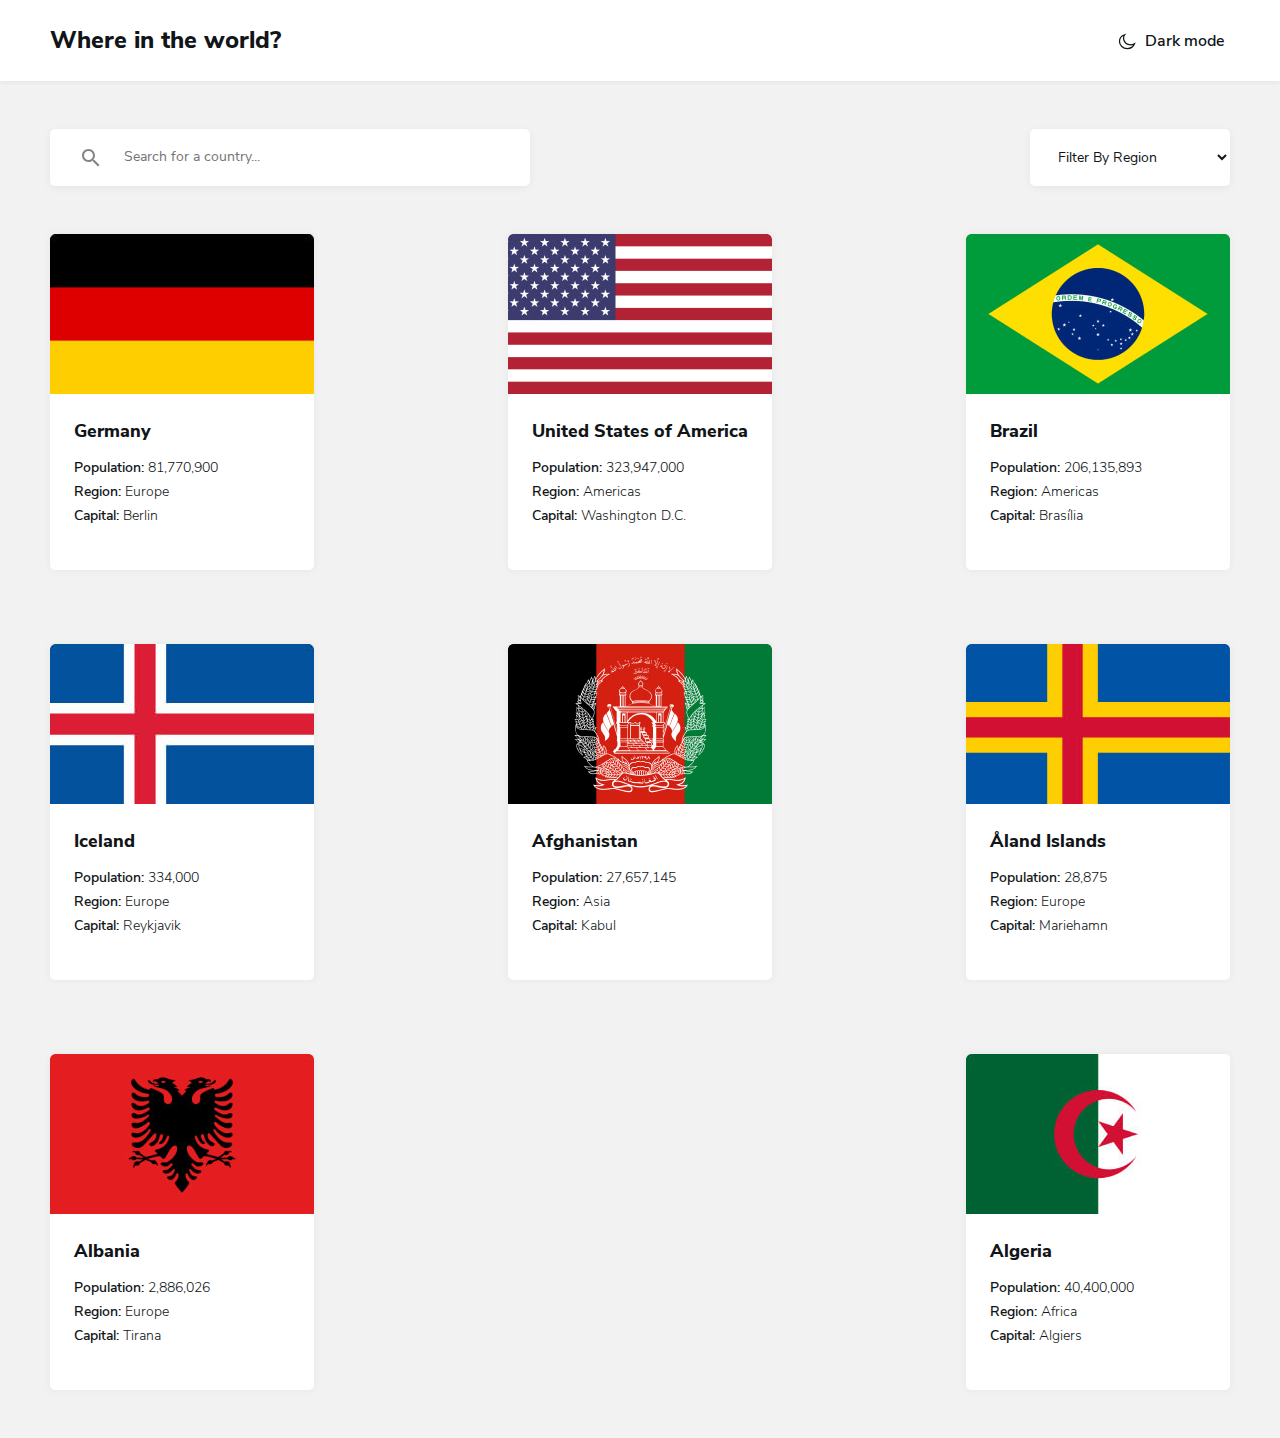
<file: index.html>
<!DOCTYPE html>
<html lang="en">

<head>
  <meta charset="UTF-8">
  <meta http-equiv="X-UA-Compatible" content="IE=edge">
  <meta name="viewport" content="width=device-width, initial-scale=1.0">
  <title>Countries Project</title>

  <!-- Favicon -->
  <link rel="icon" href="images/globus-favicon.png">

  <!-- Styles -->
  <link rel="stylesheet" href="css/normalize.css">
  <link rel="stylesheet" href="css/styles.css">

</head>

<body>
  <!-- SITE-HEADER -->
  <header class="site-header">
    <div class="container site-header-container">
      <a class="site-header-logo-link" href="index.html">Where in the world?</a>
      <button class="dark-mode-button" type="button">
        <span class="button-inner">
          <svg xmlns="http://www.w3.org/2000/svg" width="20" height="20" fill="none"><path fill="#fff" fill-rule="evenodd" stroke="currentColor" stroke-width="1.25" d="M13.553 13.815c-3.884 0-7.034-2.887-7.034-6.447 0-1.343.448-2.586 1.212-3.618-3.04.945-5.231 3.581-5.231 6.688 0 3.9 3.45 7.062 7.704 7.062 3.389 0 6.266-2.007 7.296-4.796a7.458 7.458 0 0 1-3.947 1.111Z" clip-rule="evenodd"/></svg>
          <span class="dark-mode-button-text">Dark mode</span>
        </span>
      </button>
    </div>
  </header>

  <!-- MAIN CONTENT -->

  <main class="main-content">
    <div class="container">
      <!-- FORM -->
      <form class="search-and-filter" action="https://echo.htmlacademy.ru" method="get">
        <input class="search-input" type="search" placeholder="Search for a country..." name="search"
          aria-label="Search" required>
        <select class="continents-select" id="continents">
          <option>Filter By Region</option>
          <option>Africa</option>
          <option>America</option>
          <option>Asia</option>
          <option>Europe</option>
          <option>Oceania</option>
        </select>
      </form>
      <!-- COUNTRIES WRAPPER -->
      <div class="countries-wrapper">
        <!-- Country cards -->
        <!-- Germany -->
        <div class="country-card">
          <img class="country-flag-img" src="images/flags/flag-germany.jpg" alt="Germany flag"
            srcset="images/flags/flag-germany.jpg 1x, images/flags/flag-germany@2x.jpg 2x">
          <div class="country-card-info">
            <h3 class="country-card-title">Germany</h3>
            <div class="country-card-info-desc">
              <p class="country-card-desc-text">
                <span>Population: </span>81,770,900
              </p>
              <p class="country-card-desc-text">
                <span>Region: </span>Europe
              </p>
              <p class="country-card-desc-text">
                <span>Capital: </span>Berlin
              </p>
            </div>
          </div>
        </div>
        <!-- USA -->
        <div class="country-card">
          <img class="country-flag-img" src="images/flags/flag-usa.jpg" alt="Germany flag"
            srcset="images/flags/flag-usa.jpg 1x, images/flags/flag-usa@2x.jpg 2x">
          <div class="country-card-info">
            <h3 class="country-card-title">United States of America</h3>
            <div class="country-card-info-desc">
              <p class="country-card-desc-text">
                <span>Population: </span>323,947,000
              </p>
              <p class="country-card-desc-text">
                <span>Region: </span>Americas
              </p>
              <p class="country-card-desc-text">
                <span>Capital: </span>Washington D.C.
              </p>
            </div>
          </div>
        </div>
        <!-- Brasil -->
        <div class="country-card">
          <img class="country-flag-img" src="images/flags/flag-brazil.jpg" alt="Germany flag"
            srcset="images/flags/flag-brazil.jpg 1x, images/flags/flag-brazil@2x.jpg 2x">
          <div class="country-card-info">
            <h3 class="country-card-title">Brazil</h3>
            <div class="country-card-info-desc">
              <p class="country-card-desc-text">
                <span>Population: </span>206,135,893
              </p>
              <p class="country-card-desc-text">
                <span>Region: </span>Americas
              </p>
              <p class="country-card-desc-text">
                <span>Capital: </span>Brasília
              </p>
            </div>
          </div>
        </div>
        <!-- Iceland -->
        <div class="country-card">
          <img class="country-flag-img" src="images/flags/flag-iceland.jpg" alt="Germany flag"
            srcset="images/flags/flag-iceland.jpg 1x, images/flags/flag-iceland@2x.jpg 2x">
          <div class="country-card-info">
            <h3 class="country-card-title">Iceland</h3>
            <div class="country-card-info-desc">
              <p class="country-card-desc-text">
                <span>Population: </span>334,000
              </p>
              <p class="country-card-desc-text">
                <span>Region: </span>Europe
              </p>
              <p class="country-card-desc-text">
                <span>Capital: </span>Reykjavik
              </p>
            </div>
          </div>
        </div>
        <!-- Afghanistan -->
        <div class="country-card">
          <img class="country-flag-img" src="images/flags/flag-afganistan.jpg" alt="Germany flag"
            srcset="images/flags/flag-afganistan.jpg 1x, images/flags/flag-afganistan@2x.jpg 2x">
          <div class="country-card-info">
            <h3 class="country-card-title">Afghanistan</h3>
            <div class="country-card-info-desc">
              <p class="country-card-desc-text">
                <span>Population: </span> 27,657,145
              </p>
              <p class="country-card-desc-text">
                <span>Region: </span>Asia
              </p>
              <p class="country-card-desc-text">
                <span>Capital: </span>Kabul
              </p>
            </div>
          </div>
        </div>
        <!-- Åland Islands -->
        <div class="country-card">
          <img class="country-flag-img" src="images/flags/flag-aland.jpg" alt="Germany flag"
            srcset="images/flags/flag-aland.jpg 1x, images/flags/flag-aland@2x.jpg 2x">
          <div class="country-card-info">
            <h3 class="country-card-title">Åland Islands</h3>
            <div class="country-card-info-desc">
              <p class="country-card-desc-text">
                <span>Population: </span>28,875
              </p>
              <p class="country-card-desc-text">
                <span>Region: </span>Europe
              </p>
              <p class="country-card-desc-text">
                <span>Capital: </span>Mariehamn
              </p>
            </div>
          </div>
        </div>
        <!-- Albania -->
        <div class="country-card">
          <img class="country-flag-img" src="images/flags/flag-albania.jpg" alt="Germany flag"
            srcset="images/flags/flag-albania.jpg 1x, images/flags/flag-albania@2x.jpg 2x">
          <div class="country-card-info">
            <h3 class="country-card-title">Albania</h3>
            <div class="country-card-info-desc">
              <p class="country-card-desc-text">
                <span>Population: </span>2,886,026
              </p>
              <p class="country-card-desc-text">
                <span>Region: </span>Europe
              </p>
              <p class="country-card-desc-text">
                <span>Capital: </span>Tirana
              </p>
            </div>
          </div>
        </div>
        <!-- Algeria -->
        <div class="country-card">
          <img class="country-flag-img" src="images/flags/flag-algeria.jpg" alt="Germany flag"
            srcset="images/flags/flag-algeria.jpg 1x, images/flags/flag-algeria@2x.jpg 2x">
          <div class="country-card-info">
            <h3 class="country-card-title">Algeria</h3>
            <div class="country-card-info-desc">
              <p class="country-card-desc-text">
                <span>Population: </span>40,400,000
              </p>
              <p class="country-card-desc-text">
                <span>Region: </span>Africa
              </p>
              <p class="country-card-desc-text">
                <span>Capital: </span>Algiers
              </p>
            </div>
          </div>
        </div>

      </div>
    </div>
  </main>
  <script src="js/main.js"></script>
</body>

</html>
</file>
<file: css/styles.css>
/* FONTS */
/* Nunito Sans 300, 400,  600, 800,  */

@font-face {
  font-family: 'Nunito Sans';
  src: url('../fonts/NunitoSans-ExtraBold.eot');
  src: url('../fonts/NunitoSans-ExtraBold.eot?#iefix') format('embedded-opentype'),
    url('../fonts/NunitoSans-ExtraBold.woff2') format('woff2'),
    url('../fonts/NunitoSans-ExtraBold.woff') format('woff'),
    url('../fonts/NunitoSans-ExtraBold.ttf') format('truetype');
  font-weight: bold;
  font-style: normal;
  font-display: swap;
}

@font-face {
  font-family: 'Nunito Sans';
  src: url('../fonts/NunitoSans-Light.eot');
  src: url('../fonts/NunitoSans-Light.eot?#iefix') format('embedded-opentype'),
    url('../fonts/NunitoSans-Light.woff2') format('woff2'),
    url('../fonts/NunitoSans-Light.woff') format('woff'),
    url('../fonts/NunitoSans-Light.ttf') format('truetype');
  font-weight: 300;
  font-style: normal;
  font-display: swap;
}

@font-face {
  font-family: 'Nunito Sans';
  src: url('../fonts/NunitoSans-SemiBold.eot');
  src: url('../fonts/NunitoSans-SemiBold.eot?#iefix') format('embedded-opentype'),
    url('../fonts/NunitoSans-SemiBold.woff2') format('woff2'),
    url('../fonts/NunitoSans-SemiBold.woff') format('woff'),
    url('../fonts/NunitoSans-SemiBold.ttf') format('truetype');
  font-weight: 600;
  font-style: normal;
  font-display: swap;
}

@font-face {
  font-family: 'Nunito Sans';
  src: url('../fonts/NunitoSans-Regular.eot');
  src: url('../fonts/NunitoSans-Regular.eot?#iefix') format('embedded-opentype'),
    url('../fonts/NunitoSans-Regular.woff2') format('woff2'),
    url('../fonts/NunitoSans-Regular.woff') format('woff'),
    url('../fonts/NunitoSans-Regular.ttf') format('truetype');
  font-weight: normal;
  font-style: normal;
  font-display: swap;
}




/* CUSTOM PROPS */

:root {
  --body-bg: #F2F2F2;
  --white-bg: #fff;
  --text-color: #111517;
}

html {
  box-sizing: border-box;
  height: 100%;
  scroll-behavior: smooth;
}

*,
*::before,
*::after {
  box-sizing: inherit;
}

body {
  display: flex;
  flex-direction: column;
  height: 100%;
  margin: 0;
  padding: 0;
  font-family: 'Nunito Sans', Arial, Helvetica, sans-serif;
  font-size: 14px;
  line-height: 16px;
  background-color: var(--body-bg);
  color: var(--text-color);
  transition: background-color 0.3s ease, color 0.3s ease;
}

img {
  max-width: 100%;
  height: auto;
}

input,
select {
  background-color: var(--white-bg);
  color: var(--text-color);
}

/* CONTAINER */

.container {
  width: 100%;
  max-width: 1380px;
  padding-left: 50px;
  padding-right: 50px;
  margin-left: auto;
  margin-right: auto;
}

.dark-mode {
  --white-bg: #2B3844;
  --text-color: #fff;
  --body-bg: #202C36;
}


/* MAIN CONTENT */
.main-content {
  flex-grow: 1;
}


/* SITE HEADER */


.site-header {
  padding: 24px 0;
  background-color: var(--white-bg);
  box-shadow: 0 2px 4px rgba(0, 0, 0, 0.05);
  transition: background-color 0.3s ease, color 0.3s ease;
}

.site-header-container {
  display: flex;
  justify-content: space-between;
  align-items: center;
}

.site-header-logo-link {
  text-decoration: none;
  font-weight: 800;
  font-size: 24px;
  line-height: 33px;
  color: var(--text-color);
}

.site-header-logo-link:hover {
  opacity: 0.8;
}

.site-header-logo-link:active {
  opacity: 0.6;
}

.dark-mode-button {
  border: 0;
  cursor: pointer;
  font-weight: 600;
  font-size: 16px;
  line-height: 22px;
  color: var(--text-color);
  background-color: transparent;
}

.dark-mode-button:hover {
  opacity: 0.8;
}

.dark-mode-button:active {
  opacity: 0.6;
}

.button-inner {
  display: flex;
  align-items: center;
}

/* .button-inner::before {
  content: "";
  width: 20px;
  height: 20px;
  background-image: url('../images/button-new-moon.svg');
  background-repeat: no-repeat;
  background-size: cover;
  background-position: center center;
  margin-right: 8px;
} */

.button-inner svg {
  margin-right: 8px;
}





/* MAIN CONTENT */

/* FORM  */

.main-content {
  padding: 48px 0;
}

.search-and-filter {
  display: flex;
  justify-content: space-between;
  margin-bottom: 48px;
}

.search-input {
  width: 480px;
  padding: 18px 74px;
  border: 0;
  outline: 0;
  border-radius: 5px;
  box-shadow: 0px 2px 9px rgba(0, 0, 0, 0.0532439);
  background-image: url('../images/search-icon.svg');
  background-repeat: no-repeat;
  background-position: 2rem center;
}

.continents-select {
  width: 200px;
  padding: 18px 24px;
  border: 0;
  outline: 0;
  border-radius: 5px;
  box-shadow: 0px 2px 9px rgba(0, 0, 0, 0.0532439);
}


/* Countries wrapper */

.countries-wrapper {
  display: flex;
  flex-wrap: wrap;
  justify-content: space-between;
  gap: 74px;
}

.country-card {
  width: 264px;
  height: 336px;
  display: flex;
  flex-direction: column;
  background-color: var(--white-bg);
  overflow: hidden;
  box-shadow: 0px 0px 7px 2px rgba(0, 0, 0, 0.0294384);
  border-radius: 5px;
  cursor: pointer;
}

.country-flag-img {
  width: 264px;
  height: 160px;
  transition: transform 0.5s ease;
}

.country-card:hover .country-flag-img {
  transform: scale(1.1);
}

.country-card-info {
  padding: 24px;
}

.country-card-title {
  font-weight: 800;
  font-size: 18px;
  line-height: 26px;
  margin-top: 0;
  margin-bottom: 16px;
}

.country-card-info-desc {
  font-weight: 300;
}

.country-card-desc-text {
  margin: 0;
}

.country-card-desc-text:not(:last-child) {
  margin-bottom: 8px;
}

.country-card-desc-text span {
  font-weight: 600;
}
























/* RETINA BACKGROUNDS */
@media only screen and (-webkit-min-device-pixel-ratio: 2),
only screen and (min--moz-device-pixel-ratio: 2),
only screen and (-o-min-device-pixel-ratio: 2/1),
only screen and (min-device-pixel-ratio: 2),
only screen and (min-resolution: 192dpi),
only screen and (min-resolution: 2dppx) {}
</file>
